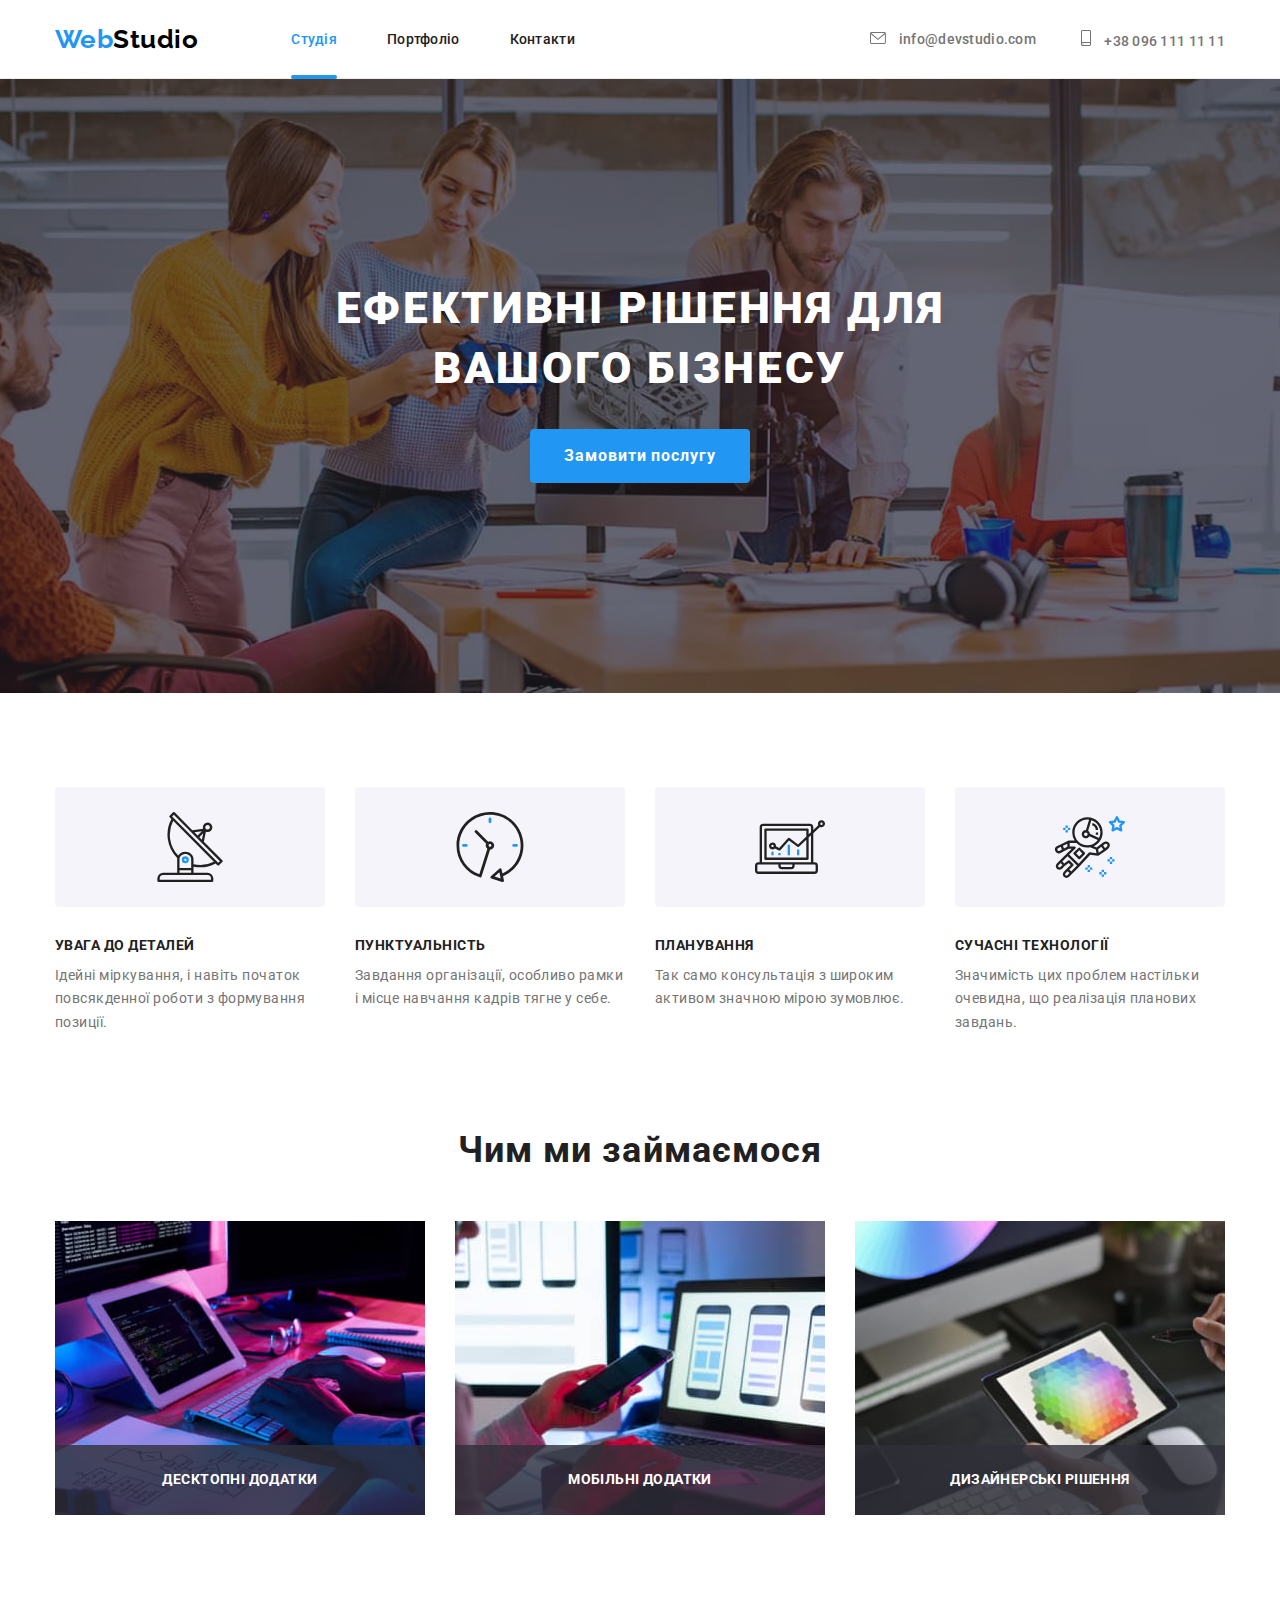
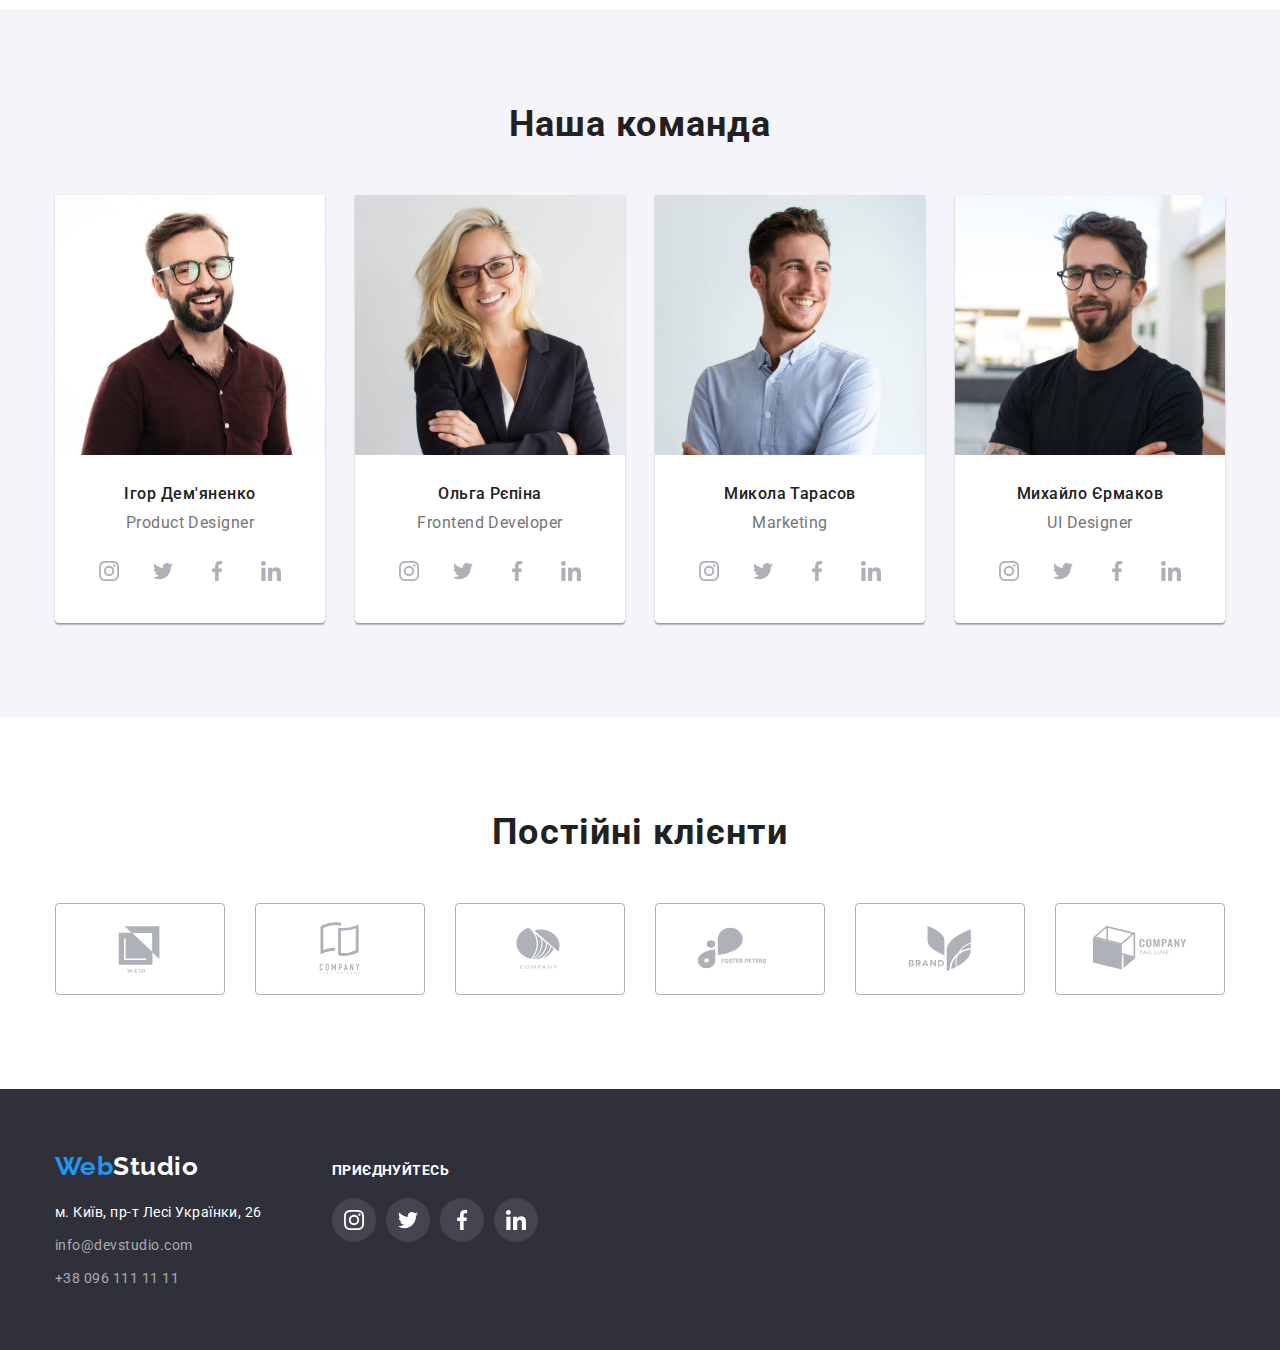
<file: index.html>
<!DOCTYPE html>
<html lang="uk">
<head>
    <meta charset="UTF-8">
    <meta http-equiv="X-UA-Compatible" content="IE=edge">
    <meta name="viewport" content="width=device-width, initial-scale=1.0">
    <title>Студія</title>
    <link rel="stylesheet" href="https://cdnjs.cloudflare.com/ajax/libs/modern-normalize/1.1.0/modern-normalize.min.css">
    <link rel="preconnect" href="https://fonts.googleapis.com">
    <link rel="preconnect" href="https://fonts.gstatic.com" crossorigin>
    <link href="https://fonts.googleapis.com/css2?family=Raleway:wght@700&family=Roboto:wght@400;500;700;900&display=swap"
        rel="stylesheet">
    <link rel="stylesheet" href="./styles.css">
</head>
<body>
    <header class="section-header">
<div class="container">
            <nav class="nav-container">
                <a href="./index.html" class="logo"><span class="logo-1half">Web</span><span class="logo-2half">Studio</span></a>
                <ul class="nav-list">
                    <li>
                        <a href="./index.html" class="studio-link menu-link current">Студія</a>
                    </li>
                    <li>
                        <a href="./portfolio.html" class="portfolio-link menu-link">Портфоліо</a>
                    </li>
                    <li>
                        <a href="#" class="cotacts-link menu-link">Контакти</a>
                    </li>
                </ul>
            </nav>
            <ul class="header-contacts">
                <li class="header-contacts-item">
                    <a href="mailto:info@devstudio.com" class="header-mail">
                        <svg class="mail-icon" width="16px" height="12px">
                        <use href="./images/icons.svg#icon-envelope"></use>
                    </svg>
                    info@devstudio.com</a>
                </li>
                <li class="header-contacts-item">
                    <a href="tel:+380961111111" class="header-tel">
                        <svg class="tel-icon" width="10px" height="16px">
                            <use href="./images/icons.svg#icon-smartphone"></use>
                        </svg>
                        +38 096 111 11 11</a>
                </li>
            </ul>
</div>  
        </header>
    <main>
    <!-- Hero --> 
    <section class="hero">
        <div class="hero-content">
            <h1 class="hero-title">Ефективні рішення для вашого бізнесу</h1>
            <button type="button" class="hero-button" data-modal-open>Замовити послугу</button>
        </div>
    </section>
    <!--Переваги-->
        <section class="features">
<div class="container">
            <h2 class="features-title">Наші переваги</h2>
            <ul class="features-list">
                <li>
                  <div class="features-icon-box">
                    <svg class="features-icon" width="70px" height="70px">
                        <use href="./images/icons.svg#icon-antenna"></use>
                    </svg>
                    </div>
                    <h3 class="features-heading">Увага до деталей</h3>
                    <p class="features-text">Ідейні міркування, і навіть початок повсякденної роботи з формування позиції.</p>
                </li>
                <li>
                    <div class="features-icon-box">
                    <svg class="features-icon" width="70px" height="70px">
                        <use href="./images/icons.svg#icon-clock"></use>
                        </svg>
                        </div>
                    <h3 class="features-heading">Пунктуальність</h3>
                    <p class="features-text">Завдання організації, особливо рамки і місце навчання кадрів тягне у себе.</p>
                </li>
                <li>
                    <div class="features-icon-box">
                    <svg class="features-icon" width="70px" height="70px">
                        <use href="./images/icons.svg#icon-diagram"></use>
                    </svg>
                    </div>
                    <h3 class="features-heading">Планування</h3>
                    <p class="features-text">Так само консультація з широким активом значною мірою зумовлює.</p>
                </li>
                <li>
                    <div class="features-icon-box">
                    <svg class="features-icon" width="70px" height="70px">
                        <use href="./images/icons.svg#icon-astronaut"></use>
                    </svg>
                    </div>
                    <h3 class="features-heading">Сучасні технології</h3>
                    <p class="features-text">Значимість цих проблем настільки очевидна, що реалізація планових завдань.</p>
                </li>
            </ul>
</div>
        </section>
        <!--Що робимо-->
        <section class="working">
            <h2 class="working-title">Чим ми займаємося</h2>
            <ul class="working-list">
                <li class="working-item">
                    <a href="#"><img src="./images/hands-on-keyboard.jpg" alt="клавіатура, планшет, монітори на столі" width="370"
                                height="294" class="working-img">
                            </a><span class="working-text">Десктопні додатки</span>
                </li>
                <li class="working-item">
                    <a href="#"><img src="./images/smartphone.jpg" alt="телефон в руці, ноутбук, монітор на столі" width="370"
                                height="294" class="working-img">
                            </a><span class="working-text">Мобільні додатки</span>
                </li>
                <li class="working-item">
                    <a href="#"><img src="./images/tablet.jpg" alt="планшет та стилус в руці" width="370" height="294" class="working-img">
                    </a><span class="working-text">Дизайнерські рішення</span>
                </li>
            </ul>

        </section>
        <!--Команда-->
        <section class="command">
            <div class="container">
                <h2 class="command-title">Наша команда</h2>
                <ul class="command-list">
                    <li class="command-item">
                        <img src="./images/igor-demianenko.jpg" alt="Ігор Дем'яненко" width="270">
                        <div class="command-description">
                            <h3 class="command-list-name">Ігор Дем'яненко</h3>
                            <p class="command-prof" lang="en">Product Designer</p>
                              <ul class="social-links-list">
                                <li class="social-link-item">
                                    <a class="social-link" href="https://www.instagram.com/">
                                        <svg class="social-icon" width="20" height="20">
                                            <use href="./images/icons.svg#icon-instagram"></use>
                                        </svg>
                                    </a>
                                </li>
                                <li class="social-link-item">
                                    <a class="social-link" href="https://twitter.com/APUkraine">
                                        <svg class="social-icon" width="20" height="20">
                                            <use href="./images/icons.svg#icon-twitter"></use>
                                        </svg>
                                    </a>
                                </li>
                                <li class="social-link-item">
                                    <a class="social-link" href="https://www.facebook.com/pasha.savka.9">
                                        <svg class="social-icon" width="20" height="20">
                                            <use href="./images/icons.svg#icon-facebook"></use>
                                        </svg>
                                    </a>
                                </li>
                                <li class="social-link-item">
                                    <a class="social-link" href="https://www.linkedin.com/">
                                        <svg class="social-icon" width="20" height="20">
                                            <use href="./images/icons.svg#icon-linkedin"></use>
                                        </svg>
                                    </a>
                                </li>
                            </ul>
                        </div>
                    </li>
                    <li class="command-item">
                        <img src="./images/olga-repina.jpg" alt="Ольга Рєпіна" width="270">
                        <div class="command-description">
                            <h3 class="command-list-name">Ольга Рєпіна</h3>
                            <p class="command-prof" lang="en">Frontend Developer</p>
                            <ul class="social-links-list">
                                <li class="social-link-item">
                                    <a class="social-link" href="https://www.instagram.com/polyakovamusic/">
                                        <svg class="social-icon" width="20" height="20">
                                            <use href="./images/icons.svg#icon-instagram"></use>
                                        </svg>
                                    </a>
                                </li>
                                <li class="social-link-item">
                                    <a class="social-link" href="https://twitter.com/polyakovamusic">
                                        <svg class="social-icon" width="20" height="20">
                                            <use href="./images/icons.svg#icon-twitter"></use>
                                        </svg>
                                    </a>
                                </li>
                                <li class="social-link-item">
                                    <a class="social-link" href="https://www.facebook.com/polyakovamusic/">
                                        <svg class="social-icon" width="20" height="20">
                                            <use href="./images/icons.svg#icon-facebook"></use>
                                        </svg>
                                    </a>
                                </li>
                                <li class="social-link-item">
                                    <a class="social-link" href="https://ua.linkedin.com/in/valentina-donchenko">
                                        <svg class="social-icon" width="20" height="20">
                                            <use href="./images/icons.svg#icon-linkedin"></use>
                                        </svg>
                                    </a>
                                </li>
                            </ul>
                        </div>
                    </li>
                    <li class="command-item">
                        <img src="./images/mykola-tarasov.jpg" alt="Микола Тарасов" width="270">
                        <div class="command-description">
                            <h3 class="command-list-name">Микола Тарасов</h3>
                            <p class="command-prof" lang="en">Marketing</p>
                            <ul class="social-links-list">
                                <li class="social-link-item">
                                    <a class="social-link" href="https://www.instagram.com/valeriyzaluzhniy/">
                                        <svg class="social-icon" width="20" height="20">
                                            <use href="./images/icons.svg#icon-instagram"></use>
                                        </svg>
                                    </a>
                                </li>
                                <li class="social-link-item">
                                    <a class="social-link" href="https://twitter.com/APUkraine">
                                        <svg class="social-icon" width="20" height="20">
                                            <use href="./images/icons.svg#icon-twitter"></use>
                                        </svg>
                                    </a>
                                </li>
                                <li class="social-link-item">
                                    <a class="social-link" href="https://www.facebook.com/pasha.savka.9">
                                        <svg class="social-icon" width="20" height="20">
                                            <use href="./images/icons.svg#icon-facebook"></use>
                                        </svg>
                                    </a>
                                </li>
                                <li class="social-link-item">
                                    <a class="social-link" href="https://www.linkedin.com/">
                                        <svg class="social-icon" width="20" height="20">
                                            <use href="./images/icons.svg#icon-linkedin"></use>
                                        </svg>
                                    </a>
                                </li>
                            </ul>
                        </div>
                    </li>
                    <li class="command-item">
                        <img src="./images/mykhailo-iermakov.jpg" alt="Михайло Єрмаков" width="270">
                        <div class="command-description">
                            <h3 class="command-list-name">Михайло Єрмаков</h3>
                            <p class="command-prof" lang="en">UI Designer</p>
                            <ul class="social-links-list">
                                <li class="social-link-item">
                                    <a class="social-link" href="https://www.instagram.com/siriy_ua/">
                                        <svg class="social-icon" width="20" height="20">
                                            <use href="./images/icons.svg#icon-instagram"></use>
                                        </svg>
                                    </a>
                                </li>
                                <li class="social-link-item">
                                    <a class="social-link" href="https://twitter.com/APUkraine">
                                        <svg class="social-icon" width="20" height="20">
                                            <use href="./images/icons.svg#icon-twitter"></use>
                                        </svg>
                                    </a>
                                </li>
                                <li class="social-link-item">
                                    <a class="social-link" href="https://www.facebook.com/pasha.savka.9">
                                        <svg class="social-icon"  width="20" height="20">
                                            <use href="./images/icons.svg#icon-facebook"></use>
                                        </svg>
                                    </a>
                                </li>
                                <li class="social-link-item">
                                    <a class="social-link" href="https://www.linkedin.com/">
                                        <svg class="social-icon" width="20" height="20">
                                            <use href="./images/icons.svg#icon-linkedin"></use>
                                        </svg>
                                    </a>
                                </li>
                            </ul>
                        </div>
                    </li>
                </ul>
            </div>
        </section>
        <!--Клієнти-->
        <section class="clients">
            <div class="container">
            <h1 class="clients-title">
                Постійні клієнти
            </h1>
            <ul class="clients-list">
                <li class="clients-list-item">
                    <a class="clients-link" href="">
                    <svg class="clients-list-logo" width="106" height="60">
                        <use href="./images/icons.svg#icon-logo1"></use>
                    </svg>
                    </a>
                </li>
                <li class="clients-list-item">
                    <a class="clients-link" href="">
                    <svg class="clients-list-logo" width="106" height="60">
                        <use href="./images/icons.svg#icon-logo2"></use>
                    </svg>
                    </a>
                </li>
                <li class="clients-list-item">
                    <a class="clients-link" href="">
                    <svg class="clients-list-logo" width="106" height="60">
                        <use href="./images/icons.svg#icon-logo3"></use>
                    </svg>
                    </a>
                </li>
                <li class="clients-list-item">
                    <a class="clients-link" href="">
                    <svg class="clients-list-logo" width="106" height="60">
                        <use href="./images/icons.svg#icon-logo4"></use>
                    </svg>
                    </a>
                </li>
                <li class="clients-list-item">
                    <a class="clients-link" href="">
                    <svg class="clients-list-logo" width="106" height="60">
                        <use href="./images/icons.svg#icon-logo5"></use>
                    </svg>
                    </a>
                </li>
                <li class="clients-list-item">
                    <a class="clients-link" href="">
                    <svg class="clients-list-logo" width="106" height="60">
                        <use href="./images/icons.svg#icon-logo6"></use>
                    </svg>
                    </a>
                </li>
            </ul>
            </div>
        </section>
    </main>
    <footer class="section-footer">
        <div class="container">
            <div class="footer-content">
                <a href="./index.html" class="logo"><span class="logo-1half">Web</span><span
                        class="logo-2half-2">Studio</span></a>
                <address>
                    <ul class="footer-contacts">
                        <li>
                            <a href="https://goo.gl/maps/hSNY3nVLKRhSjsEh8" class="address-title">м. Київ, пр-т Лесі
                                Українки, 26</a>
                        </li>
                        <li>
                            <a href="mailto:info@devstudio.com" class="mail">info@devstudio.com</a>
                        </li>
                        <li>
                            <a href="tel:+380961111111" class="tel">+38 096 111 11 11</a>
                        </li>
                    </ul>
                </address>
            </div>
            <div class="join-social">
                <span class="join">Приєднуйтесь</span>
                <ul class="social-links-list">
                    <li class="social-link-item">
                        <a class="social-link" href="https://www.instagram.com/siriy_ua/">
                            <svg class="social-icon" width="20" height="20">
                                <use href="./images/icons.svg#icon-instagram"></use>
                            </svg>
                        </a>
                    </li>
                    <li class="social-link-item">
                        <a class="social-link" href="https://twitter.com/APUkraine">
                            <svg class="social-icon" width="20" height="20">
                                <use href="./images/icons.svg#icon-twitter"></use>
                            </svg>
                        </a>
                    </li>
                    <li class="social-link-item">
                        <a class="social-link" href="https://www.facebook.com/pasha.savka.9">
                            <svg class="social-icon" width="20" height="20">
                                <use href="./images/icons.svg#icon-facebook"></use>
                            </svg>
                        </a>
                    </li>
                    <li class="social-link-item">
                        <a class="social-link" href="https://www.linkedin.com/">
                            <svg class="social-icon" width="20" height="20">
                                <use href="./images/icons.svg#icon-linkedin"></use>
                            </svg>
                        </a>
                    </li>
                </ul>
            </div>
        </div>
    </footer>
    <div class="backdrop is-hidden" data-modal>
        <div class="modal">
            <a href="#" data-modal-close>
            <svg class="icon-close" width="20" height="20">
                <use href="./images/icons.svg#icon-close-18"></use>
            </svg>
            </a>
        </div>
    </div>
<script src="./js/modal.js"></script>
</body>
</html>
</file>
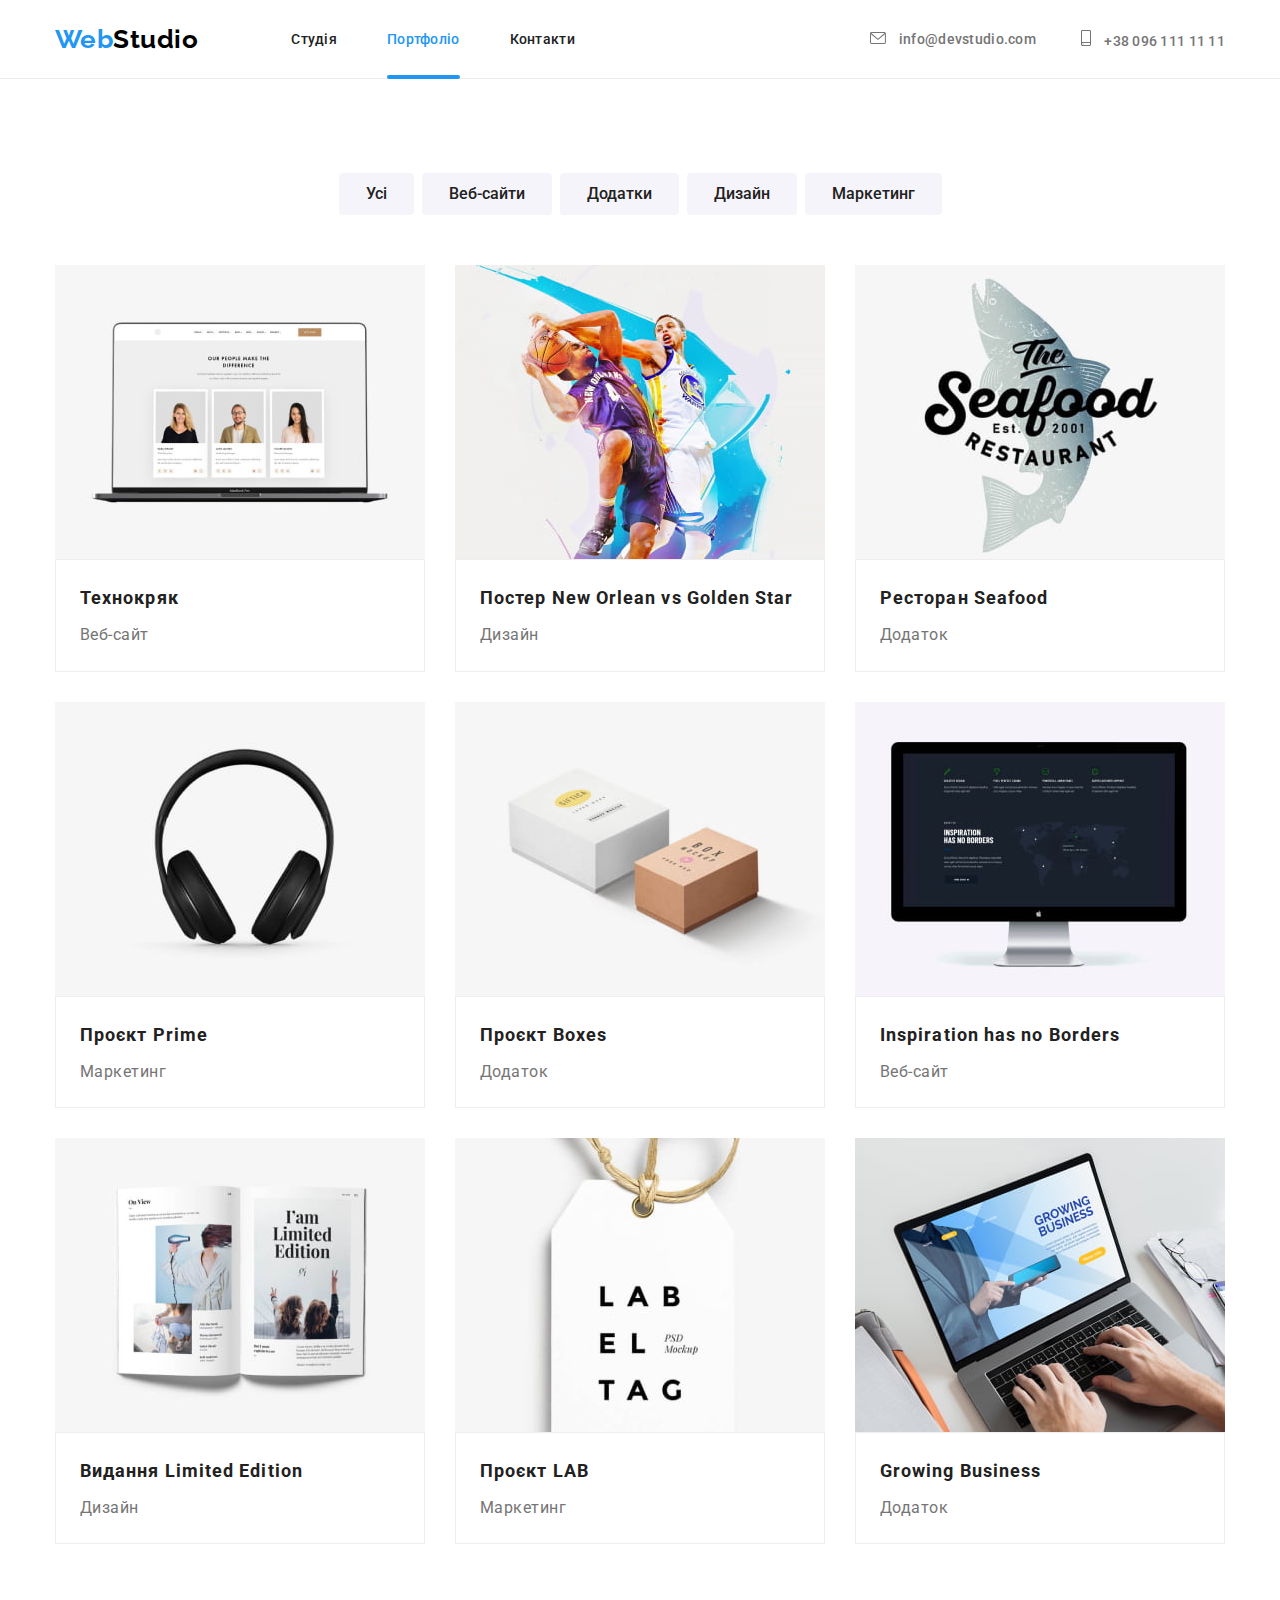
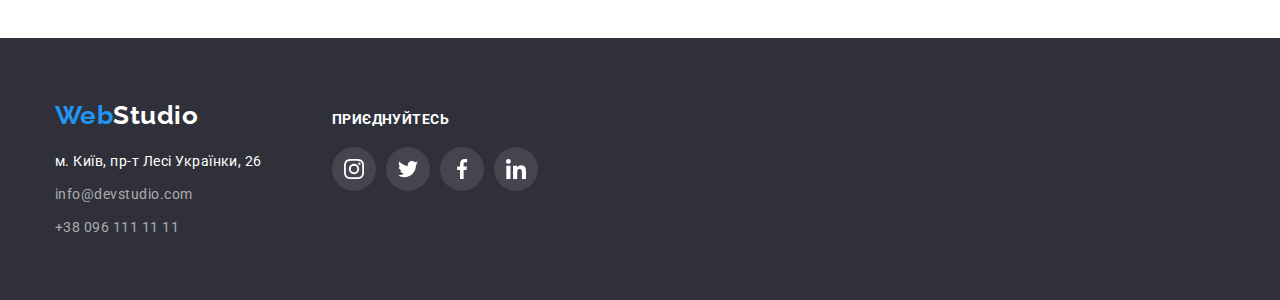
<file: portfolio.html>
<!DOCTYPE html>
<html lang="uk">

<head>
    <meta charset="UTF-8">
    <meta http-equiv="X-UA-Compatible" content="IE=edge">
    <meta name="viewport" content="width=device-width, initial-scale=1.0">
    <title>Портфоліо</title>
    <link rel="stylesheet" href="https://cdnjs.cloudflare.com/ajax/libs/modern-normalize/1.1.0/modern-normalize.min.css">
    <link rel="preconnect" href="https://fonts.googleapis.com">
    <link rel="preconnect" href="https://fonts.gstatic.com" crossorigin>
    <link href="https://fonts.googleapis.com/css2?family=Raleway:wght@700&family=Roboto:wght@400;500;700;900&display=swap"
        rel="stylesheet">
    <link rel="stylesheet" href="./styles.css">
</head>
<body>
    <header class="section-header">
        <div class="container">
            <nav class="nav-container">
                <a href="./index.html" class="logo"><span class="logo-1half">Web</span><span
                        class="logo-2half">Studio</span></a>
                <ul class="nav-list">
                    <li>
                        <a href="./index.html" class="studio-link menu-link">Студія</a>
                    </li>
                    <li>
                        <a href="./portfolio.html" class="portfolio-link menu-link current">Портфоліо</a>
                    </li>
                    <li>
                        <a href="#" class="cotacts-link menu-link">Контакти</a>
                    </li>
                </ul>
            </nav>
            <ul class="header-contacts">
                <li class="header-contacts-item">
                    <a href="mailto:info@devstudio.com" class="header-mail">
                        <svg class="mail-icon" width="16px" height="12px">
                            <use href="./images/icons.svg#icon-envelope"></use>
                        </svg>
                        info@devstudio.com</a>
                </li>
                <li class="header-contacts-item">
                    <a href="tel:+380961111111" class="header-tel">
                        <svg class="tel-icon" width="10px" height="16px">
                            <use href="./images/icons.svg#icon-smartphone"></use>
                        </svg>
                        +38 096 111 11 11</a>
                </li>   
            </ul>
        </div>
    </header>
    <main>
<section class="projects">
    <div class="container">
        <h1 class="projects-headline">
            Приклади робіт
        </h1>
        <ul class="button-list">
            <li>
                <button type="button" class="button-list-item">Усі</button>
            </li>
            <li>
                <button type="button" class="button-list-item">Веб-сайти</button>
            </li>
            <li>
                <button type="button" class="button-list-item">Додатки</button>
            </li>
            <li>
                <button type="button" class="button-list-item">Дизайн</button>
            </li>
            <li>
                <button type="button" class="button-list-item">Маркетинг</button>
            </li>
        </ul>
    </div>
    <div class="container">
        <ul class="project-list">
            <li class="project-list-item">
                <a class="project-list-link" href="#">
                <div class="overlay-block">
                <img src="./images/Project1.jpg" alt="скрін веб-сайту на ноутбуці" width="370" class="project-list-img">
                <p class="overlay-text">Ресурс пропонує комплексні пропозиції з різним рівнем 
                        функціоналу та сервісів. Все це дозволить відвідувачу 
                        отримати вичерпні відомості про компанію чи приватну особу.</p>
                </div>
                <div class="project-description">
                    <h2 class="project-list-title">Технокряк</h2>
                    <p class="project-list-group">Веб-сайт</p>
                </div>
                </a>
            </li>
            <li class="project-list-item">
                <a class="project-list-link" href="#">
                <div class="overlay-block">
                <img src="./images/Project2.jpg" alt="баскетболісти з м'ячем" width="370" class="project-list-img">
                <p class="overlay-text">Ресурс пропонує комплексні пропозиції з різним рівнем
                    функціоналу та сервісів. Все це дозволить відвідувачу
                    отримати вичерпні відомості про компанію чи приватну особу.</p>
                </div>
                <div class="project-description">
                    <h2 class="project-list-title">Постер New Orlean vs Golden Star</h2>
                    <p class="project-list-group">Дизайн</p>
                </div>
                </a>
            </li>
            <li class="project-list-item">
                <a class="project-list-link" href="#">
                <div class="overlay-block">
                <img src="./images/Project3.jpg" alt="логотип ресторану" width="370" class="project-list-img">
                <p class="overlay-text">Ресурс пропонує комплексні пропозиції з різним рівнем
                    функціоналу та сервісів. Все це дозволить відвідувачу
                    отримати вичерпні відомості про компанію чи приватну особу.</p>
                </div>
                <div class="project-description">
                    <h2 class="project-list-title">Ресторан Seafood</h2>
                    <p class="project-list-group">Додаток</p>
                </div>
                </a>
            </li>
            <li class="project-list-item">
                <a class="project-list-link" href="#">
                <div class="overlay-block">
                <img src="./images/Project4.jpg" alt="навушники" width="370" class="project-list-img">
                <p class="overlay-text">Ресурс пропонує комплексні пропозиції з різним рівнем
                    функціоналу та сервісів. Все це дозволить відвідувачу
                    отримати вичерпні відомості про компанію чи приватну особу.</p>
                </div>
                <div class="project-description">
                    <h2 class="project-list-title">Проєкт Prime</h2>
                    <p class="project-list-group">Маркетинг</p>
                </div>
                </a>
            </li>
            <li class="project-list-item">
                <a class="project-list-link" href="#">
                <div class="overlay-block">
                <img src="./images/Project5.jpg" alt="коробки" width="370" class="project-list-img">
                <p class="overlay-text">Ресурс пропонує комплексні пропозиції з різним рівнем
                    функціоналу та сервісів. Все це дозволить відвідувачу
                    отримати вичерпні відомості про компанію чи приватну особу.</p>
                </div>
                <div class="project-description">
                    <h2 class="project-list-title">Проєкт Boxes</h2>
                    <p class="project-list-group">Додаток</p>
                </div>
                </a>
            </li>
            <li class="project-list-item">
                <a class="project-list-link" href="#">
                <div class="overlay-block">
                <img src="./images/Project6.jpg" alt="скрін веб-сайту на моніторі" width="370" class="project-list-img">
                <p class="overlay-text">Ресурс пропонує комплексні пропозиції з різним рівнем
                    функціоналу та сервісів. Все це дозволить відвідувачу
                    отримати вичерпні відомості про компанію чи приватну особу.</p>
                </div>
                <div class="project-description">
                    <h2 class="project-list-title">Inspiration has no Borders</h2>
                    <p class="project-list-group">Веб-сайт</p>
                </div>
                </a>
            </li>
            <li class="project-list-item">
                <a class="project-list-link" href="#">
                
                <div class="overlay-block">    
                <img src="./images/Project7.jpg" alt="відкритий журнал" width="370" class="project-list-img">
                <p class="overlay-text">Ресурс пропонує комплексні пропозиції з різним рівнем
                    функціоналу та сервісів. Все це дозволить відвідувачу
                    отримати вичерпні відомості про компанію чи приватну особу.</p>
                </div>
                <div class="project-description">
                    <h2 class="project-list-title">Видання Limited Edition</h2>
                    <p class="project-list-group">Дизайн</p>
                </div>
                </a>
            </li>
            <li class="project-list-item">
                <a class="project-list-link" href="#">
                <div class="overlay-block">
                    <img src="./images/Project8.jpg" alt="логотип проєкту" width="370" class="project-list-img">
                <p class="overlay-text">Ресурс пропонує комплексні пропозиції з різним рівнем
                    функціоналу та сервісів. Все це дозволить відвідувачу
                    отримати вичерпні відомості про компанію чи приватну особу.</p>
                </div>
                <div class="project-description">
                    <h2 class="project-list-title">Проєкт LAB</h2>
                    <p class="project-list-group">Маркетинг</p>
                </div>
                </a>
            </li>
            <li class="project-list-item">
                <a class="project-list-link" href="#">
                <div class="overlay-block">
                <img src="./images/Project9.jpg" alt="скріе додатку на ноутбуці" width="370" class="project-list-img">
                <p class="overlay-text">Ресурс пропонує комплексні пропозиції з різним рівнем
                    функціоналу та сервісів. Все це дозволить відвідувачу
                    отримати вичерпні відомості про компанію чи приватну особу.</p>
                </div> 
                    <div class="project-description">
                    <h2 class="project-list-title">Growing Business</h2>
                    <p class="project-list-group">Додаток</p>
                </div>
                </a>
            </li>
        </ul>
    </div>
    </section>
    </main>
    <footer class="section-footer">
        <div class="container">
            <div class="footer-content">
                <a href="./index.html" class="logo"><span class="logo-1half">Web</span><span
                        class="logo-2half-2">Studio</span></a>
                <address>
                    <ul class="footer-contacts">
                        <li>
                            <a href="https://goo.gl/maps/hSNY3nVLKRhSjsEh8" class="address-title">м. Київ, пр-т Лесі
                                Українки, 26</a>
                        </li>
                        <li>
                            <a href="mailto:info@devstudio.com" class="mail">info@devstudio.com</a>
                        </li>
                        <li>
                            <a href="tel:+380961111111" class="tel">+38 096 111 11 11</a>
                        </li>
                    </ul>
                </address>
            </div>
            <div class="join-social">
                <span class="join">Приєднуйтесь</span>
                <ul class="social-links-list">
                    <li class="social-link-item">
                        <a class="social-link" href="https://www.instagram.com/siriy_ua/">
                            <svg class="social-icon" width="20" height="20">
                                <use href="./images/icons.svg#icon-instagram"></use>
                            </svg>
                        </a>
                    </li>
                    <li class="social-link-item">
                        <a class="social-link" href="https://twitter.com/APUkraine">
                            <svg class="social-icon" width="20" height="20">
                                <use href="./images/icons.svg#icon-twitter"></use>
                            </svg>
                        </a>
                    </li>
                    <li class="social-link-item">
                        <a class="social-link" href="https://www.facebook.com/pasha.savka.9">
                            <svg class="social-icon" width="20" height="20">
                                <use href="./images/icons.svg#icon-facebook"></use>
                            </svg>
                        </a>
                    </li>
                    <li class="social-link-item">
                        <a class="social-link" href="https://www.linkedin.com/">
                            <svg class="social-icon" width="20" height="20">
                                <use href="./images/icons.svg#icon-linkedin"></use>
                            </svg>
                        </a>
                    </li>
                </ul>
            </div>
        </div>
    </footer>
</body>
</html>
</file>
<file: styles.css>
:root {
    --main-color: #fff;
    --accent-color: #2196f3;
    --accent-color-opacity: rgba(33, 150, 243, 0.9);
    --paragraf-color: #757575;
    --headline-color: #212121;
    --footer-contacts-color: rgba(255, 255, 255, 0.6);
    --section-command-color: #f5f4fa;
    --footer-color: #2f303a;
    --logo2half-color: #000000;
    --portfolio-border-color: #eeeeee;
    --header-border-color: #ececec;
    --icons-color: #afb1b8;
    --icons-footer-around-color: rgba(255, 255, 255, 0.1);
    --cubic: cubic-bezier(0.4, 0, 0.2, 1);
    --trans-duration: 250ms;
    --backdrop-color: rgba(0, 0, 0, 0.5);
}

body {
    color: var(--headline-color);
    background-color: var(--main-color);
    font-family: 'Roboto', sans-serif;
    letter-spacing: 0.03em;
    margin: auto;
}

.logo {
    text-decoration: none;
    font-family: 'Raleway', sans-serif;
    font-weight: 700;
    font-size: 26px;
    line-height: 1.17;
    }

.logo-1half {
    color: var(--accent-color);
}

.logo-2half {
    color: var(--logo2half-color);
}
.logo-2half-2,
.address-title {
    color: var(--main-color);
}
.nav-list,
.header-contacts,
.footer-contacts,
.features-list,
.working-list,
.command-list,
.button-list,
.project-list {
    list-style-type: none;
}

.nav-list,
.header-contacts {
    font-weight: 500;
    font-size: 14px;
    line-height: 1.17;
    letter-spacing: 0.02em;
}
.header-tel:hover,
.header-mail:hover,
.header-mail:hover .mail-icon,
.header-tel:hover .tel-icon,
.mail:hover,
.tel:hover,
.studio-link:hover,
.portfolio-link:hover,
.cotacts-link:hover,
.address-title:hover {
    color: var(--accent-color);
    fill: var(--accent-color);
}
.header-tel:focus,
.header-mail:focus,
.header-mail:focus .mail-icon,
.header-tel:focus .tel-icon,
.mail:focus,
.tel:focus,
.studio-link:focus,
.portfolio-link:focus,
.cotacts-link:focus,
.address-title:focus {
    color: var(--accent-color);
    fill: var(--accent-color);
}

.studio-link,
.portfolio-link,
.cotacts-link {
    color: inherit;
}

.header-tel,
.header-mail {
    color: var(--paragraf-color);
}

.tel,
.mail {
    color: var(--footer-contacts-color);
}
.header-tel,
.header-mail,
.tel,
.mail,
.address-title,
.studio-link,
.portfolio-link,
.cotacts-link {
    text-decoration: none;
}

.hero {
    background-color: var(--footer-color);
}

.hero-title {
    color: var(--main-color);
    font-weight: 900;
    font-size: 44px;
    line-height: 1.36;
    text-align: center;
    letter-spacing: 0.06em;
    text-transform: uppercase;
}

.hero-button {
    color: var(--main-color);
    background: var(--accent-color);
    cursor: pointer;
    font-weight: 700;
    font-size: 16px;
    line-height: 1.88;
    font-family: inherit;
    letter-spacing: 0.06em;
    border-color: transparent;

}

.hero-button:hover,
.hero-button:focus {
    color: var(--main-color);
    background: var(--accent-color);
}

.features-title {
    display: none;
}

.features-heading {
    text-transform: uppercase;
    font-size: 14px;
    line-height: 1.17;
}

.features-text {
    font-size: 14px;
    line-height: 1.7;
    color: var(--paragraf-color);
}

.working-title,
.command-title {
    font-size: 36px;
    line-height: 1.17;
    text-align: center;
    letter-spacing: 0.03em;
}

.command {
    background-color: var(--section-command-color);
}

.command-list-name {
    font-weight: 500;
    font-size: 16px;
    line-height: 1.17;
}

.command-prof {
    font-size: 16px;
    line-height: 1.17;
    color: var(--paragraf-color);
}

.footer-contacts {
    font-size: 14px;
    line-height: 1.7;
    font-style: normal;
}

.button-list-item {
    color: var(--headline-color);
    background: var(--section-command-color);
    cursor: pointer;
    font-weight: 500;
    font-size: 16px;
    line-height: 1.63;
    font-family: inherit;
}

.button-list-item:hover,
.button-list-item:focus {
    color: var(--main-color);
    background: var(--accent-color);
}

.projects-headline {
    display: none;
}

.project-list-title {
    font-weight: 700;
    font-size: 18px;
    line-height: 2;
    letter-spacing: 0.06em; 
}

.project-list-group {
    font-size: 16px;
    line-height: 1.88;
    color: var(--paragraf-color);
}
/* Домашшнє завдання 3*/

.container {
    display: flex;
    padding: 0 15px;
    width: 1200px;
    margin-left: auto;
    margin-right: auto;
    align-content: center;
}
/*Header*/
.section-header {
    border-bottom: 1px solid var(--header-border-color);
    padding-top: 24px;
    padding-bottom: 24px;
}
.nav-container {
    display: flex;
    align-items: center;
}

.header-contacts {
    display: flex;
    margin: 0 0 0 auto;
    padding-left: 0;
    gap: 45px;
    align-items: center;
}
.nav-list {
    display: flex;
    margin: 0 0 0 93px;
    padding-left: 0;
    gap: 50px;
}
.logo {
    display: block;
    padding-bottom: 0;
    align-content: center;
    padding: 0;
    
}
.tel {
    white-space: nowrap;
}

   /* Hero */
.hero {
    align-content: center;
    padding-top: 200px;
    padding-bottom: 210px;
    margin: 0 auto;
    }
.hero-title {
    width: 700px;
    margin: 0 auto 30px auto;
}
.hero-button {
    display: block;
    margin-left: auto;
    margin-right: auto;
    padding: 10px 32px;
    border-radius: 4px;
}
   /* Features*/
    .features {
        padding-top: 94px;
    }
    .features-list {
        display: flex;
        margin: 0;
        padding-left: 0;
        gap: 30px;
    }
    .features-list li {
        width: calc((100%-30px*3)/4)
    }
    .features-heading {
        margin: 0 0 10px 0;
    }
    .features-text {
        margin: 0;
    }

    /*Working*/
    .working-title {
        margin: 0 0 50px 0;
    }
    
    .working {
        padding: 94px 15px;
        margin-left: auto;
        margin-right: auto;
        align-content: center;
    }
    
    .working-list {
        display: flex;
        box-sizing: border-box;
        justify-content: center;
        padding: 0;
        margin: 0;
        gap: 30px;
    }

    /*Command*/
    .command .container {
        flex-direction: column;
    }
    .command-list {
        padding: 0;
        margin: 0;
        display: flex;
        gap: 30px;
        justify-content: center;
    }
    .command-title {
        margin: 0 0 50px 0;
    }
    .command-item {
        text-align: center;
        background-color: var(--main-color);
    }
    .command {
        padding: 94px 0;
    }
    .command-item img {
        display: block;
    }
    .command-list-name {
        margin: 0 0 10px 0;
    }   
    .command-prof {
        margin: 0;
    }
    .command-description {
        padding: 30px 0; 
    }
    
    /*footer*/
        .section-footer {
        background-color: var(--footer-color);
        margin: auto;
        padding: 60px 0;
     }
    .footer-contacts {
        padding: 0;
        margin: 0;
    }
       .footer-contacts li:not(:last-child) {
        margin-bottom: 9px;
    }
    .section-footer .logo {
        margin-bottom: 20px;
    }
        
    /*Portfolio*/
    .projects {
        padding-top: 94px;
        padding-bottom: 94px;
    }
    .button-list {
        display: flex;
        margin: 0 auto 50px auto;
        gap: 8px;
        padding-left: 0;
    }
    .button-list-item {
        padding: 6px 22px;
        border-radius: 4px;
        border-color: transparent;
    }   
    .button-list-item:first-of-type {
        padding: 6px 25px;
    }
    
    .project-list {
        display: flex;
        flex-wrap: wrap;
        padding: 0;
        margin: 0;
        gap: 30px;
    }   
    .project-list-img {
        display: block;
    }
    .project-list-title {
        margin: 0;
        margin-bottom: 4px;
    }
    .project-list-group {
        margin: 0;
    }
    .project-description {
        padding: 20px 24px;
        border: 1px solid var(--portfolio-border-color);
    }

    /* Домашнє завдання 4*/
.hero {
    background-image: linear-gradient(to right, rgba(47, 48, 58, 0.4), rgba(47, 48, 58, 0.4)), url(./images/hero-img.jpg);
    background-position: center;
    background-repeat: no-repeat;
    background-size: cover;
}
.header-contacts-item {
    align-items: center;
    display: flex;
}
.mail-icon {
    fill: var(--paragraf-color);
    margin-right: 10px;
}
.tel-icon {
    margin-right: 10px;
    fill: var(--paragraf-color);
}
.features-icon-box {
    width: 270px;
    height: 120px;
    display: flex;
    justify-content: center;
    align-items: center;    
    margin-bottom: 30px;
    border-radius: 4px;
    background-color: var(--section-command-color);
}
.mail, .tel {
    display: flex;
    align-items: center;
}

    .social-links-list {
    display: flex;
    list-style-type: none;
    padding-left: 0;
    gap: 10px;
    justify-content: center;
    margin-top: 0;
    margin-bottom: 0;
}
.social-link {
    display: flex;
    width: 100%;
    height: 100%;
    border-radius: 50%;
    align-items: center;
    justify-content: center;
    color: var(--icons-color);
}
.social-icon {
    fill: currentColor;
}

.social-link-item {
    width: 44px;
    height: 44px;
}
.command-prof {
    margin-bottom: 16px;
}
.command-item {
    box-shadow: 0px 1px 3px rgba(0, 0, 0, 0.12), 0px 1px 1px rgba(0, 0, 0, 0.14), 0px 2px 1px rgba(0, 0, 0, 0.2);
    border-radius: 0px 0px 4px 4px;
}

.social-link:hover, 
.social-link:focus {
    color: var(--main-color);
    background-color: var(--accent-color);
}
.clients {
    padding-top: 94px;
    padding-bottom: 94px;
}
.clients .container {
    flex-direction: column;
}
.clients-title {
    margin: 0 0 50px 0;
    font-size: 36px;
    line-height: 1.17;
    text-align: center;
    letter-spacing: 0.03em;
}
.clients-list {
    display: flex;
    list-style-type: none;
    padding-left: 0;
    gap: 30px;
    margin: 0;
}
.clients-list-item {
    width: 170px;
    height: 92px;
}
.clients-list-logo {
    fill: var(--icons-color);
}
.clients-link {
    display: flex;
    width: 100%;
    height: 100%;
    justify-content: center;
    align-items: center;
    border: 1px solid var(--icons-color);
    border-radius: 4px;
}
.clients-link:hover,
.clients-link:focus {
    border: 1px solid var(--accent-color);
    border-radius: 4px;
}
.clients-link:hover .clients-list-logo,
.clients-link:focus .clients-list-logo {
    fill: var(--accent-color);
}
.section-footer {
    display: flex;
}
.join {
    display: inline-block;
    font-style: normal;
    font-weight: 700;
    font-size: 14px;
    line-height: 1.17;
    letter-spacing: 0.03em;
    text-transform: uppercase;
    color: var(--main-color);
    margin-bottom: 20px;
}
.section-footer .social-link,
.section-footer .social-link {
    color: var(--main-color);
    background-color: var(--icons-footer-around-color);
}
.section-footer .social-link:hover,
.section-footer .social-link:focus {
    background-color: var(--accent-color);
}
.section-footer .container {
    align-items: baseline;
}
.join-social {
    padding-top: 12px;
    margin-left: 70px;
    }
.project-list-item:hover,
.project-list-item:focus {
    box-shadow: 0px 1px 1px rgba(0, 0, 0, 0.12), 0px 4px 4px rgba(0, 0, 0, 0.06), 1px 4px 6px rgba(0, 0, 0, 0.16);
}

.project-list-link {
    text-decoration: none;
    color: inherit;
}
/* Домашнє завдання 5*/

.social-link,
.studio-link,
.portfolio-link,
.cotacts-link,
.mail,
.header-tel,
.header-mail,
.mail-icon,
.tel-icon,
.tel,
.address-title,
.clients-list-logo,
.clients-link,
.button-list-item,
.project-list-item,
.menu-link::after
 {
    transition-property: color, background-color, fill, box-shadow, border-color, opacity, visibility, transform;
    transition-duration: var(--trans-duration);
    transition-timing-function: var(--cubic);
    }
    .working-item {
        position: relative;
    }
    .working-img {       
        display: block;
    }
    .working-text {
        position: absolute;
        display: flex;
        left: 0;
        bottom: 0;
        background-color: rgba(47, 48, 58, 0.8);
        width: 100%;
        height: 70px;
        align-items: center;
        justify-content: center;
        text-transform: uppercase;
        font-style: normal;
        font-weight: 700;
        font-size: 14px;
        line-height: 1.14;
        letter-spacing: 0.03em;
        color: #FFFFFF;
      }
.menu-link {
    position: relative;
    display: block;
}
.menu-link::after {
    content: "";
    position: absolute;
    display: block;
    width: 100%;
    height: 4px;
    left: 0;
    bottom: -32px;
    border-radius: 2px;
    background-color: var(--accent-color);
    opacity: 0;
}
.menu-link.current::after {
    content: "";
    opacity: 1;
}
.menu-link.current {
    color: var(--accent-color);
}
.menu-link:hover::after,
.menu-link:focus::after {
opacity: 1;
}
.overlay-block {
    position: relative;
    overflow: hidden;
}
.overlay-text {
    position: absolute;
    display: flex;
    bottom: 0;
    width: 100%;
    height: 100%;
    padding: 24px;
    align-items: center;
    background-color: var(--accent-color-opacity);
    font-size: 18px;
    line-height: 1.56;
    color: var(--main-color);
    margin: 0;
    transform: translateY(100%);
    transition-property: transform;
    transition-duration: var(--trans-duration);
    transition-timing-function: var(--cubic);
}
.project-list-link:hover .overlay-text,
.project-list-link:focus .overlay-text {
    transform: translateY(0);
}
.backdrop {
    position: fixed;
    top: 0;
    left: 0;
    width: 100%;
    height: 100%;
    background-color: var(--backdrop-color);
    transition-property: opacity, visibility, transform;
    transition-duration: var(--trans-duration);
    transition-timing-function: var(--cubic);
}
.backdrop.is-hidden {
    opacity: 0;
    visibility: hidden;
    pointer-events: none;
 
}

.backdrop.is-hidden .modal {
    opacity: 0;
    visibility: hidden;
    pointer-events: none;
    transition-property: opacity, visibility, transform;
    transition-duration: var(--trans-duration);
    transition-timing-function: var(--cubic);
    transform: translate(-50%, -50%) scale(0.1);
}
.backdrop .modal {
    transition-property: opacity, visibility, transform;
    transition-duration: var(--trans-duration);
    transition-timing-function: var(--cubic);
    transform: translate(-50%, -50%) scale(1);
}
.modal {
    position: absolute;
    display: flex;
    top: 50%;
    left: 50%;
    transform: translate(-50%, -50%) scale(1);
    min-width: 528px;
    min-height: 581px;
    padding: 8px;
    background-color: var(--main-color);
    border-radius: 4px;
    box-shadow: 0px 1px 3px rgba(0, 0, 0, 0.12), 0px 1px 1px rgba(0, 0, 0, 0.14), 0px 2px 1px rgba(0, 0, 0, 0.2);
}
.icon-close {
    border: 1px solid rgba(0, 0, 0, 0.1);
    border-radius: 50%;
    position: absolute;
    top: 8px;
    right: 8px;
}
.button-list-item:hover,
.button-list-item:focus {
box-shadow: 0px 3px 1px rgba(0, 0, 0, 0.1),
0px 1px 2px rgba(0, 0, 0, 0.08),
0px 2px 2px rgba(0, 0, 0, 0.12);
}
</file>
